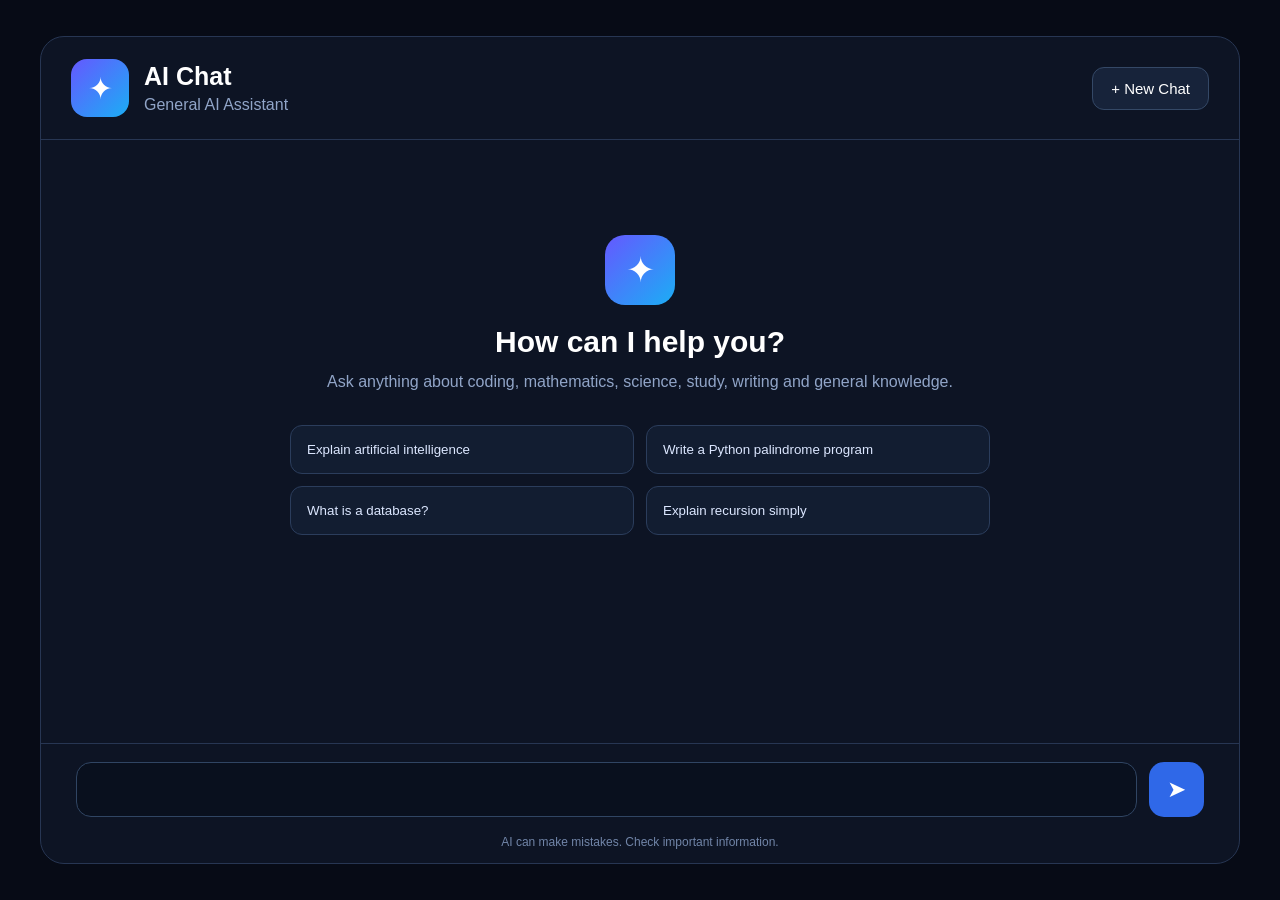
<file: ai chat final/index.html>
<!DOCTYPE html>
<html lang="en">

<head>
    <meta charset="UTF-8">
    <meta name="viewport" content="width=device-width, initial-scale=1.0">

    <title>AI Chat</title>

    <link rel="stylesheet" href="style.css">
</head>

<body>

    <div class="app">

        <!-- Header -->
        <header class="header">

            <div class="logo-section">
                <div class="logo">✦</div>

                <div>
                    <h1>AI Chat</h1>
                    <p>General AI Assistant</p>
                </div>
            </div>

            <button id="newChatBtn">
                + New Chat
            </button>

        </header>


        <!-- Chat Area -->
        <main id="chatArea" class="chat-area">

            <div class="welcome">

                <div class="welcome-icon">
                    ✦
                </div>

                <h2>How can I help you?</h2>

                <p>
                    Ask anything about coding, mathematics,
                    science, study, writing and general knowledge.
                </p>

                <div class="suggestions">

                    <button class="suggestion">
                        Explain artificial intelligence
                    </button>

                    <button class="suggestion">
                        Write a Python palindrome program
                    </button>

                    <button class="suggestion">
                        What is a database?
                    </button>

                    <button class="suggestion">
                        Explain recursion simply
                    </button>

                </div>

            </div>

        </main>


        <!-- Message Input -->
        <div class="input-section">

            <textarea
                id="messageInput"
                placeholder="Ask anything..."
                rows="1">
            </textarea>

            <button id="sendBtn">
                ➤
            </button>

        </div>

        <p class="disclaimer">
            AI can make mistakes. Check important information.
        </p>

    </div>


    <script src="script.js"></script>

</body>

</html>
</file>
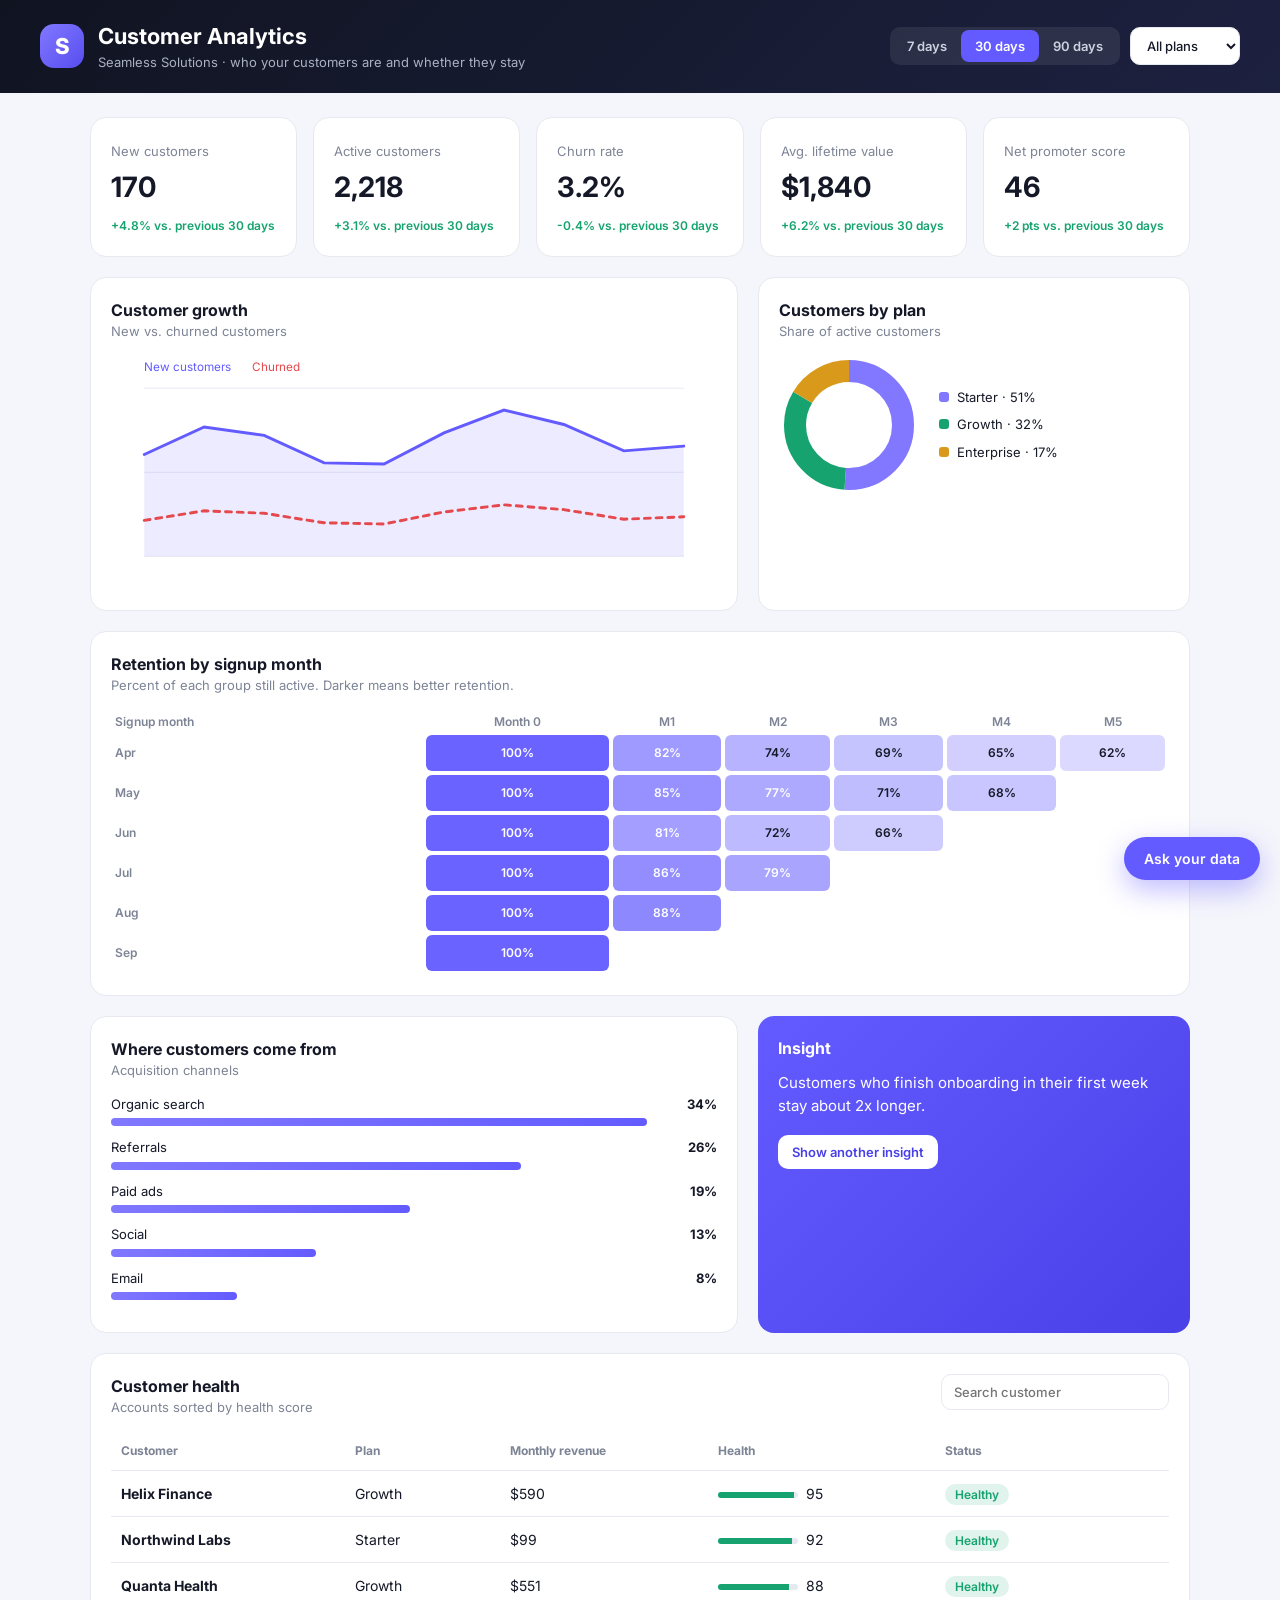
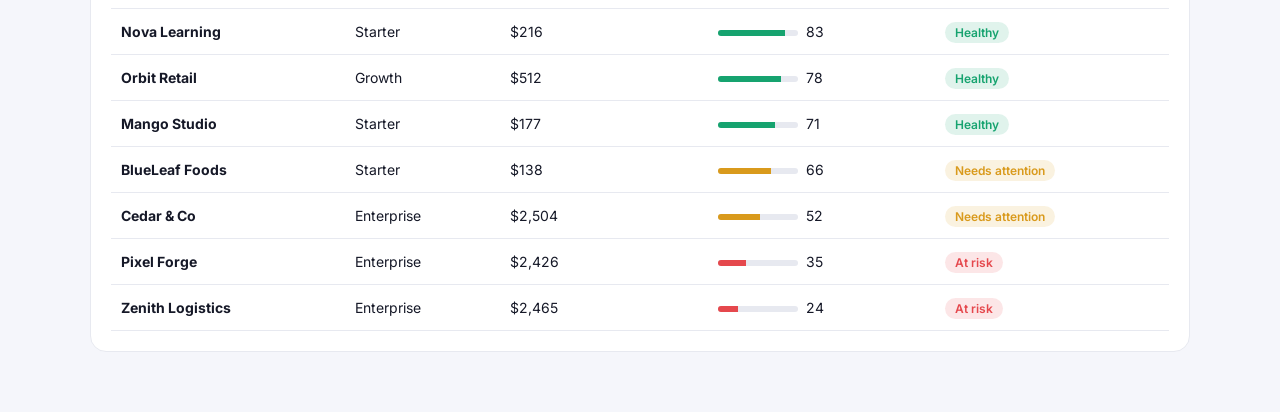
<file: customers_analytics/index.html>
<!DOCTYPE html>
<html lang="en">
<head>
<meta charset="UTF-8">
<meta name="viewport" content="width=device-width, initial-scale=1">
<title>Seamless Solutions | Customer Analytics</title>
<link rel="stylesheet" href="style.css">
</head>
<body>
<header class="top">
  <div class="brand"><span class="logo">S</span><div><h1>Customer Analytics</h1><p>Seamless Solutions · who your customers are and whether they stay</p></div></div>
  <div class="controls">
    <div class="seg" id="range" role="group" aria-label="Date range">
      <button data-r="7">7 days</button><button data-r="30" class="on">30 days</button><button data-r="90">90 days</button>
    </div>
    <select id="plan" aria-label="Plan filter"><option value="all">All plans</option><option>Starter</option><option>Growth</option><option>Enterprise</option></select>
  </div>
</header>

<main>
  <section class="kpis" id="kpis"></section>

  <section class="grid two">
    <article class="card"><h2>Customer growth</h2><p class="sub">New vs. churned customers</p><div id="growth" class="chart"></div></article>
    <article class="card"><h2>Customers by plan</h2><p class="sub">Share of active customers</p><div id="donut" class="donutwrap"></div></article>
  </section>

  <section class="card">
    <h2>Retention by signup month</h2>
    <p class="sub">Percent of each group still active. Darker means better retention.</p>
    <div class="scroll"><table id="cohort" class="cohort"></table></div>
  </section>

  <section class="grid two">
    <article class="card"><h2>Where customers come from</h2><p class="sub">Acquisition channels</p><div id="channels"></div></article>
    <article class="card insight"><h2>Insight</h2><p id="insight"></p><button id="shuffle">Show another insight</button></article>
  </section>

  <section class="card">
    <div class="rowhead"><div><h2>Customer health</h2><p class="sub">Accounts sorted by health score</p></div><input id="search" type="search" placeholder="Search customer" aria-label="Search customer"></div>
    <div class="scroll"><table class="tbl"><thead><tr><th>Customer</th><th>Plan</th><th>Monthly revenue</th><th>Health</th><th>Status</th></tr></thead><tbody id="rows"></tbody></table></div>
  </section>
</main>
<button id="chatBtn" class="chat-fab" aria-expanded="false" aria-controls="chat">Ask your data</button>
<aside id="chat" class="chat" hidden aria-label="Ask your data">
  <div class="chat-head"><b>Ask your data</b><button id="chatClose" aria-label="Close chat">&times;</button></div>
  <div id="msgs" class="msgs" aria-live="polite"></div>
  <div id="chips" class="chips"></div>
  <form id="chatForm" class="chat-form"><input id="chatInput" placeholder="Ask about churn, risk, channels..." aria-label="Your question" autocomplete="off"><button>Send</button></form>
  <p class="note">Demo assistant. Answers come from the sample data on this page.</p>
</aside>
<script src="script.js"></script>
</body>
</html>
</file>
<file: ai chat final/style.css>
* {
    box-sizing: border-box;
    margin: 0;
    padding: 0;
}

body {
    font-family: Arial, Helvetica, sans-serif;

    background: #070b16;

    color: white;

    min-height: 100vh;

    display: flex;
    justify-content: center;
    align-items: center;
}


/* Main application */

.app {
    width: 94%;
    max-width: 1200px;

    height: 92vh;

    background: #0d1424;

    border: 1px solid #273653;

    border-radius: 24px;

    display: flex;
    flex-direction: column;

    overflow: hidden;
}


/* Header */

.header {
    padding: 22px 30px;

    border-bottom: 1px solid #273653;

    display: flex;
    justify-content: space-between;
    align-items: center;
}

.logo-section {
    display: flex;
    align-items: center;

    gap: 15px;
}

.logo {
    width: 58px;
    height: 58px;

    display: flex;
    justify-content: center;
    align-items: center;

    border-radius: 16px;

    font-size: 30px;

    background: linear-gradient(
        135deg,
        #6558ff,
        #1baef5
    );
}

.logo-section h1 {
    font-size: 25px;
}

.logo-section p {
    color: #91a5c8;

    margin-top: 5px;
}


/* New chat button */

#newChatBtn {
    background: #17233a;

    color: white;

    border: 1px solid #344866;

    border-radius: 12px;

    padding: 12px 18px;

    cursor: pointer;

    font-size: 15px;
}

#newChatBtn:hover {
    background: #223452;
}


/* Chat */

.chat-area {
    flex: 1;

    overflow-y: auto;

    padding: 35px;
}


/* Welcome */

.welcome {
    max-width: 700px;

    margin: 60px auto;

    text-align: center;
}

.welcome-icon {
    width: 70px;
    height: 70px;

    margin: auto;

    display: flex;
    justify-content: center;
    align-items: center;

    border-radius: 20px;

    font-size: 35px;

    background: linear-gradient(
        135deg,
        #6558ff,
        #1baef5
    );
}

.welcome h2 {
    font-size: 30px;

    margin-top: 20px;
}

.welcome p {
    color: #91a5c8;

    line-height: 1.6;

    margin-top: 10px;
}


/* Suggestions */

.suggestions {
    margin-top: 30px;

    display: grid;

    grid-template-columns: 1fr 1fr;

    gap: 12px;
}

.suggestion {
    padding: 16px;

    text-align: left;

    color: #dce7ff;

    background: #121d31;

    border: 1px solid #2b3d5c;

    border-radius: 12px;

    cursor: pointer;
}

.suggestion:hover {
    background: #1b2b47;
}


/* Messages */

.message-row {
    display: flex;

    margin: 15px 0;
}

.message-row.user {
    justify-content: flex-end;
}

.message-row.ai {
    justify-content: flex-start;
}

.message {
    max-width: 75%;

    padding: 15px 18px;

    border-radius: 17px;

    line-height: 1.6;

    white-space: pre-wrap;
}

.message.user {
    background: #2f68e8;

    border-bottom-right-radius: 5px;
}

.message.ai {
    background: #18243a;

    border: 1px solid #2c3e5c;

    border-bottom-left-radius: 5px;
}


/* Input */

.input-section {
    display: flex;

    gap: 12px;

    align-items: flex-end;

    padding: 18px 35px;

    border-top: 1px solid #273653;
}

#messageInput {
    flex: 1;

    resize: none;

    min-height: 55px;

    max-height: 150px;

    padding: 16px;

    border-radius: 15px;

    border: 1px solid #304563;

    outline: none;

    background: #09101e;

    color: white;

    font-size: 16px;
}

#messageInput:focus {
    border-color: #4b80ed;
}

#sendBtn {
    width: 55px;
    height: 55px;

    border: none;

    border-radius: 15px;

    background: #2f68e8;

    color: white;

    font-size: 23px;

    cursor: pointer;
}

#sendBtn:hover {
    background: #3d76ef;
}

#sendBtn:disabled {
    opacity: 0.5;

    cursor: not-allowed;
}


/* Disclaimer */

.disclaimer {
    text-align: center;

    color: #7185a8;

    font-size: 12px;

    padding-bottom: 14px;
}


/* Mobile */

@media (max-width: 700px) {

    .app {
        width: 100%;
        height: 100vh;

        border-radius: 0;
    }

    .header {
        padding: 18px;
    }

    .chat-area {
        padding: 20px;
    }

    .input-section {
        padding: 15px;
    }

    .suggestions {
        grid-template-columns: 1fr;
    }

    .message {
        max-width: 90%;
    }
}
</file>
<file: customers_analytics/style.css>
@import url('https://fonts.googleapis.com/css2?family=Inter:wght@400;500;600;700;800&display=swap');
:root{--bg:#f5f6fb;--card:#fff;--line:#e7e9f0;--text:#151827;--muted:#7d8495;--primary:#635bff;--green:#16a36f;--red:#e5484d;--amber:#d99a1c}
@media (prefers-color-scheme:dark){:root{--bg:#0f1220;--card:#181c2c;--line:#2a3047;--text:#eef0f7;--muted:#9aa2b8}}
*{margin:0;padding:0;box-sizing:border-box}
body{font-family:Inter,Arial,sans-serif;background:var(--bg);color:var(--text);line-height:1.5}
.top{display:flex;flex-wrap:wrap;gap:16px;justify-content:space-between;align-items:center;padding:20px clamp(16px,4vw,40px);background:linear-gradient(135deg,#101421,#1d2140);color:#fff}
.brand{display:flex;gap:14px;align-items:center}
.logo{width:44px;height:44px;border-radius:14px;display:grid;place-items:center;font-weight:800;font-size:22px;background:linear-gradient(135deg,#8178ff,#574df0)}
h1{font-size:22px}.brand p{font-size:13px;color:#aab1c2}
.controls{display:flex;gap:10px;flex-wrap:wrap}
.seg{display:flex;background:#ffffff14;border-radius:10px;padding:3px}
.seg button{background:none;border:0;color:#cdd2e0;padding:8px 14px;border-radius:8px;font:600 13px Inter;cursor:pointer}
.seg .on{background:var(--primary);color:#fff}
select,input{font:500 13px Inter;padding:9px 12px;border-radius:10px;border:1px solid var(--line);background:var(--card);color:var(--text)}
button:focus-visible,select:focus-visible,input:focus-visible{outline:2px solid var(--primary);outline-offset:2px}
main{max-width:1180px;margin:0 auto;padding:24px clamp(16px,4vw,40px) 60px;display:grid;gap:20px}
.kpis{display:grid;grid-template-columns:repeat(auto-fit,minmax(190px,1fr));gap:16px}
.card,.kpi{background:var(--card);border:1px solid var(--line);border-radius:16px;padding:20px}
.kpi span{font-size:13px;color:var(--muted)}.kpi b{display:block;font-size:28px;margin:4px 0}
.up{color:var(--green)}.down{color:var(--red)}.kpi small{font-weight:600;font-size:12px}
.grid.two{display:grid;grid-template-columns:3fr 2fr;gap:20px}
h2{font-size:16px}.sub{font-size:13px;color:var(--muted);margin-bottom:14px}
.chart svg{width:100%;height:auto;display:block}
.donutwrap{display:flex;gap:20px;align-items:center;flex-wrap:wrap}
.legend{display:grid;gap:8px;font-size:13px}.legend i{display:inline-block;width:10px;height:10px;border-radius:3px;margin-right:8px}
.scroll{overflow-x:auto}
.cohort{border-collapse:separate;border-spacing:4px;font-size:12px;min-width:560px;width:100%}
.cohort th{font-weight:600;color:var(--muted);text-align:center}.cohort th:first-child,.cohort td:first-child{text-align:left;color:var(--muted);font-weight:600}
.cohort td{text-align:center;padding:9px 0;border-radius:6px;font-weight:600}
.bar{margin-bottom:12px;font-size:13px}.bar div{display:flex;justify-content:space-between;margin-bottom:4px}
.bar span{display:block;height:8px;border-radius:8px;background:linear-gradient(90deg,#8178ff,var(--primary));width:0;transition:width .6s}
.insight{background:linear-gradient(135deg,#635bff,#4a40e8);color:#fff;border:0}
.insight p{margin:12px 0 18px;font-size:15px}.insight button{background:#fff;color:#4a40e8;border:0;padding:9px 14px;border-radius:10px;font:600 13px Inter;cursor:pointer}
.rowhead{display:flex;justify-content:space-between;gap:12px;flex-wrap:wrap;align-items:flex-start}
.tbl{width:100%;border-collapse:collapse;font-size:14px;min-width:560px}
.tbl th{text-align:left;font-size:12px;color:var(--muted);padding:10px;border-bottom:1px solid var(--line)}
.tbl td{padding:12px 10px;border-bottom:1px solid var(--line)}
.meter{display:inline-block;width:80px;height:6px;border-radius:6px;background:var(--line);vertical-align:middle;margin-right:8px;overflow:hidden}.meter i{display:block;height:100%}
.pill{padding:3px 10px;border-radius:20px;font-size:12px;font-weight:600}
.good{background:#16a36f22;color:var(--green)}.watch{background:#d99a1c22;color:var(--amber)}.risk{background:#e5484d22;color:var(--red)}
@media(max-width:800px){.grid.two{grid-template-columns:1fr}}
@media(prefers-reduced-motion:reduce){*{transition:none!important}}

.chat-fab{position:fixed;right:20px;bottom:20px;z-index:10;background:var(--primary);color:#fff;border:0;border-radius:30px;padding:13px 20px;font:600 14px Inter;cursor:pointer;box-shadow:0 10px 28px #635bff66}
.chat{position:fixed;right:20px;bottom:76px;z-index:10;width:min(360px,calc(100vw - 32px));height:min(480px,calc(100vh - 110px));background:var(--card);border:1px solid var(--line);border-radius:16px;display:flex;flex-direction:column;box-shadow:0 20px 50px #10142140;overflow:hidden}
.chat[hidden]{display:none}
.chat-head{display:flex;justify-content:space-between;align-items:center;padding:14px 16px;background:linear-gradient(135deg,#101421,#1d2140);color:#fff}
.chat-head button{background:none;border:0;color:#fff;font-size:22px;cursor:pointer;line-height:1}
.msgs{flex:1;overflow-y:auto;padding:14px;display:flex;flex-direction:column;gap:10px}
.msg{max-width:88%;padding:10px 13px;border-radius:14px;font-size:13.5px;white-space:pre-line}
.msg.bot{background:var(--bg);border-bottom-left-radius:4px}
.msg.me{background:var(--primary);color:#fff;align-self:flex-end;border-bottom-right-radius:4px}
.chips{display:flex;gap:6px;flex-wrap:wrap;padding:0 14px 10px}
.chips button{background:none;border:1px solid var(--line);color:var(--text);border-radius:20px;padding:6px 11px;font:500 12px Inter;cursor:pointer}
.chips button:hover{border-color:var(--primary);color:var(--primary)}
.chat-form{display:flex;gap:8px;padding:10px 14px;border-top:1px solid var(--line)}
.chat-form input{flex:1;min-width:0}.chat-form button{background:var(--primary);color:#fff;border:0;border-radius:10px;padding:0 16px;font:600 13px Inter;cursor:pointer}
.note{font-size:11px;color:var(--muted);text-align:center;padding:0 12px 10px}
</file>
